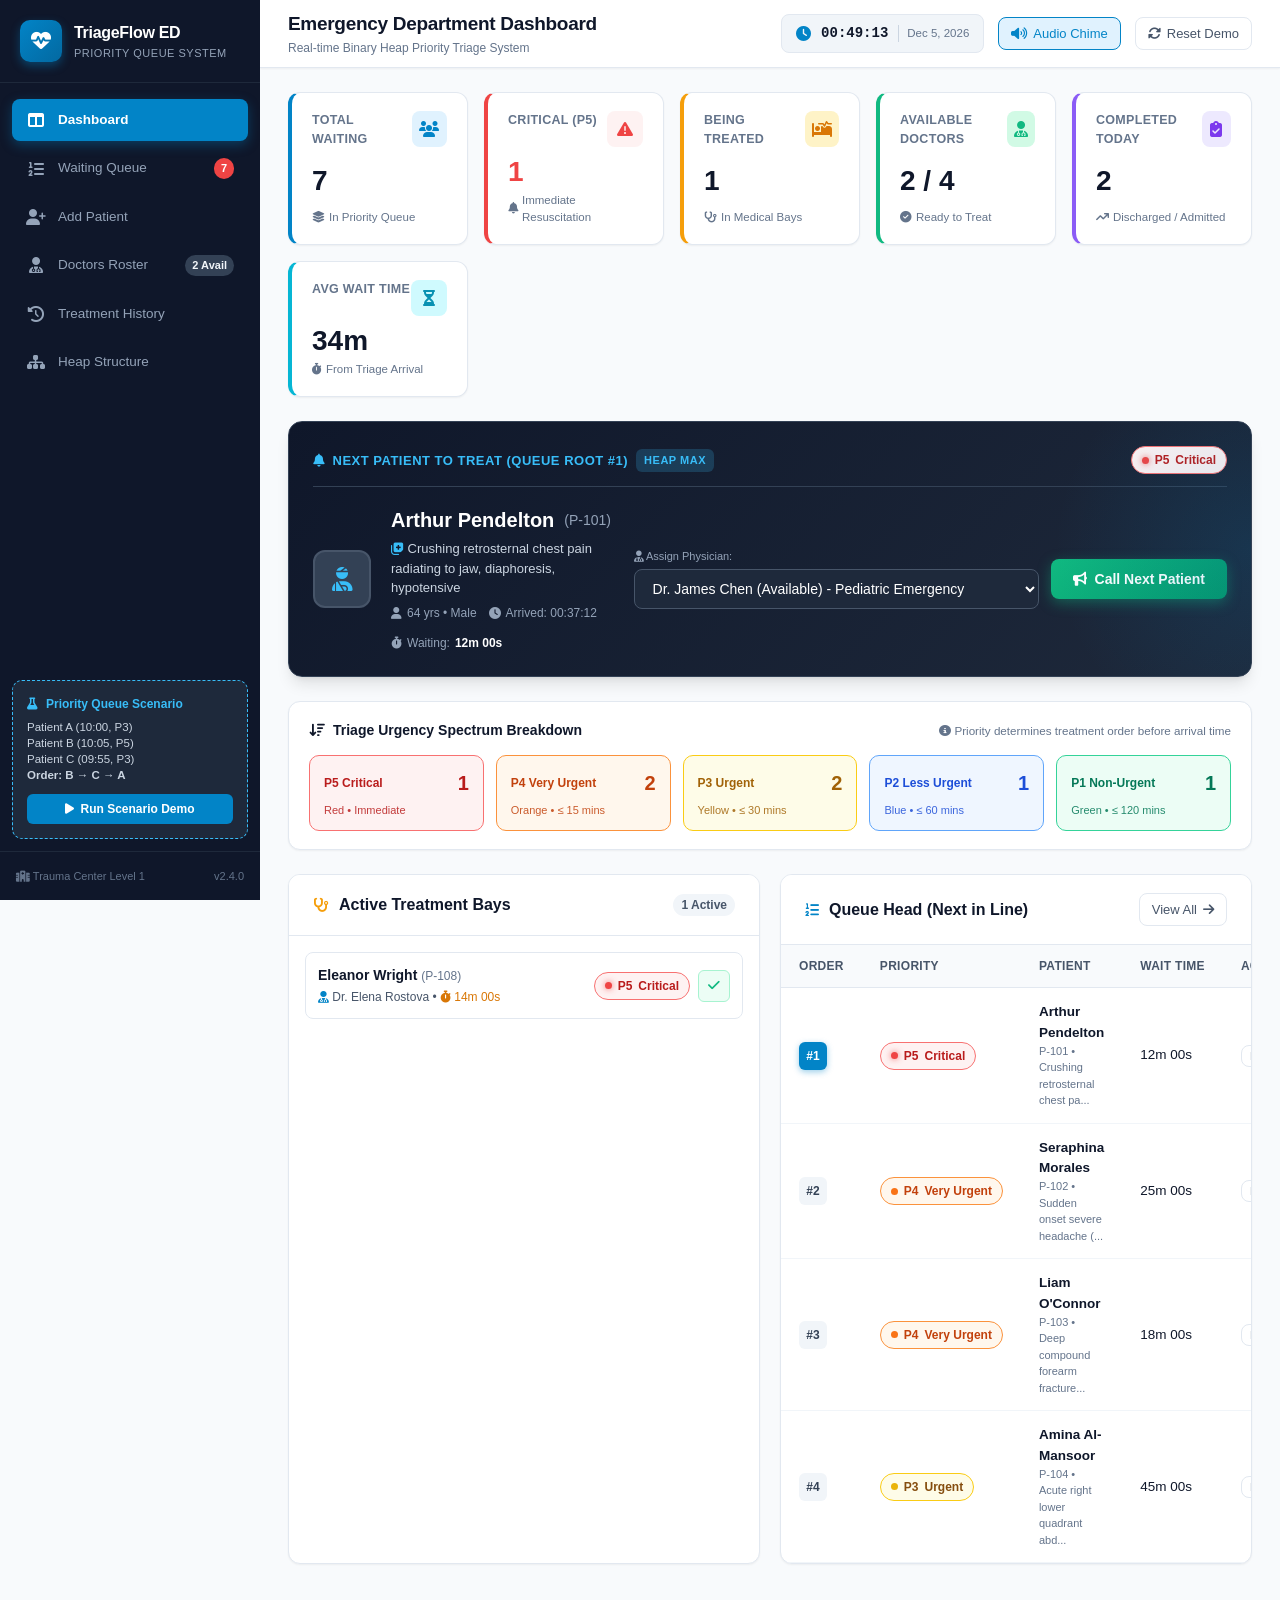
<file: index.html>
<!DOCTYPE html>
<html lang="en">
<head>
  <meta charset="UTF-8">
  <meta name="viewport" content="width=device-width, initial-scale=1.0">
  <title>Emergency Department - Priority Queue Triage System</title>
  
  <!-- FontAwesome 6 for Medical & UI Icons -->
  <link rel="stylesheet" href="https://cdnjs.cloudflare.com/ajax/libs/font-awesome/6.4.0/css/all.min.css">
  
  <!-- Application CSS -->
  <link rel="stylesheet" href="css/style.css">
</head>
<body>
  <div class="app-container">
    
    <!-- Sidebar Navigation -->
    <aside class="app-sidebar" id="appSidebar">
      <div class="sidebar-header">
        <div class="brand-icon-box">
          <i class="fas fa-heartbeat"></i>
        </div>
        <div class="brand-text">
          <h1>TriageFlow ED</h1>
          <span>Priority Queue System</span>
        </div>
      </div>

      <nav class="sidebar-nav">
        <a class="nav-item active" data-tab="dashboard">
          <i class="fas fa-columns"></i>
          <span>Dashboard</span>
        </a>
        <a class="nav-item" data-tab="queue">
          <i class="fas fa-list-ol"></i>
          <span>Waiting Queue</span>
          <span class="nav-badge" id="navQueueBadge">0</span>
        </a>
        <a class="nav-item" data-tab="addPatient">
          <i class="fas fa-user-plus"></i>
          <span>Add Patient</span>
        </a>
        <a class="nav-item" data-tab="doctors">
          <i class="fas fa-user-md"></i>
          <span>Doctors Roster</span>
          <span class="nav-badge" id="navDoctorsBadge">0</span>
        </a>
        <a class="nav-item" data-tab="history">
          <i class="fas fa-history"></i>
          <span>Treatment History</span>
        </a>
        <a class="nav-item" data-tab="heapVisualizer">
          <i class="fas fa-sitemap"></i>
          <span>Heap Structure</span>
        </a>
      </nav>

      <!-- Sidebar Scenario Test Quick Demo -->
      <div class="sidebar-scenario-box">
        <div class="scenario-header">
          <i class="fas fa-flask"></i>
          <span>Priority Queue Scenario</span>
        </div>
        <p class="scenario-text">
          Patient A (10:00, P3)<br>
          Patient B (10:05, P5)<br>
          Patient C (09:55, P3)<br>
          <strong>Order: B &rarr; C &rarr; A</strong>
        </p>
        <button class="btn-scenario-demo" id="btnLoadScenario">
          <i class="fas fa-play"></i> Run Scenario Demo
        </button>
      </div>

      <div class="sidebar-footer">
        <span><i class="fas fa-hospital-alt"></i> Trauma Center Level 1</span>
        <span>v2.4.0</span>
      </div>
    </aside>

    <!-- Main Content Area -->
    <main class="app-main">
      
      <!-- Top App Bar -->
      <header class="top-bar">
        <div class="top-bar-left">
          <button class="mobile-menu-btn" id="mobileMenuBtn" aria-label="Toggle Navigation">
            <i class="fas fa-bars"></i>
          </button>
          <div class="page-title">
            <h2 id="currentPageTitle">Emergency Department Dashboard</h2>
            <p id="currentPageSubtitle">Real-time Binary Heap Priority Triage System</p>
          </div>
        </div>

        <div class="top-bar-right">
          <!-- Live Hospital ED Digital Clock -->
          <div class="clock-display" title="ED Live Synchronized Clock">
            <i class="fas fa-clock clock-icon"></i>
            <span class="clock-time" id="hospitalLiveClock">00:00:00</span>
            <span class="clock-date" id="hospitalLiveDate">Oct 2, 2026</span>
          </div>

          <!-- Sound Mute/Unmute Toggle -->
          <button class="top-action-btn active" id="btnSoundToggle" title="Toggle Hospital Audio Chimes">
            <i class="fas fa-volume-up" id="soundIcon"></i>
            <span>Audio Chime</span>
          </button>

          <!-- Reset Sample Data -->
          <button class="top-action-btn" id="btnResetData" title="Reset all data to default hospital demo state">
            <i class="fas fa-sync-alt"></i>
            <span>Reset Demo</span>
          </button>
        </div>
      </header>

      <!-- Content Body -->
      <div class="content-body">

        <!-- ============================================== -->
        <!-- TAB 1: DASHBOARD -->
        <!-- ============================================== -->
        <div class="tab-pane active" id="pane-dashboard">
          
          <!-- Key Metric Stats Grid -->
          <div class="stats-grid">
            <div class="stat-card card-waiting">
              <div class="stat-header">
                <span class="stat-title">Total Waiting</span>
                <div class="stat-icon"><i class="fas fa-users"></i></div>
              </div>
              <div class="stat-value" id="statWaitingCount">0</div>
              <div class="stat-subtext"><i class="fas fa-layer-group"></i> In Priority Queue</div>
            </div>

            <div class="stat-card card-critical">
              <div class="stat-header">
                <span class="stat-title">Critical (P5)</span>
                <div class="stat-icon"><i class="fas fa-exclamation-triangle"></i></div>
              </div>
              <div class="stat-value" id="statCriticalCount">0</div>
              <div class="stat-subtext"><i class="fas fa-bell"></i> Immediate Resuscitation</div>
            </div>

            <div class="stat-card card-treating">
              <div class="stat-header">
                <span class="stat-title">Being Treated</span>
                <div class="stat-icon"><i class="fas fa-procedures"></i></div>
              </div>
              <div class="stat-value" id="statTreatingCount">0</div>
              <div class="stat-subtext"><i class="fas fa-stethoscope"></i> In Medical Bays</div>
            </div>

            <div class="stat-card card-doctors">
              <div class="stat-header">
                <span class="stat-title">Available Doctors</span>
                <div class="stat-icon"><i class="fas fa-user-md"></i></div>
              </div>
              <div class="stat-value" id="statDoctorsCount">0 / 0</div>
              <div class="stat-subtext"><i class="fas fa-check-circle"></i> Ready to Treat</div>
            </div>

            <div class="stat-card card-completed">
              <div class="stat-header">
                <span class="stat-title">Completed Today</span>
                <div class="stat-icon"><i class="fas fa-clipboard-check"></i></div>
              </div>
              <div class="stat-value" id="statCompletedCount">0</div>
              <div class="stat-subtext"><i class="fas fa-arrow-trend-up"></i> Discharged / Admitted</div>
            </div>

            <div class="stat-card card-time">
              <div class="stat-header">
                <span class="stat-title">Avg Wait Time</span>
                <div class="stat-icon"><i class="fas fa-hourglass-half"></i></div>
              </div>
              <div class="stat-value" id="statAvgWaitTime">0m</div>
              <div class="stat-subtext"><i class="fas fa-stopwatch"></i> From Triage Arrival</div>
            </div>
          </div>

          <!-- Prominent "Next Patient to Treat" Hero Section -->
          <div class="next-patient-hero" id="nextPatientHero">
            <!-- Populated dynamically via JS -->
          </div>

          <!-- Priority Spectrum Distribution Cards -->
          <div class="priority-spectrum-container">
            <div class="spectrum-header">
              <div class="spectrum-title">
                <i class="fas fa-sort-amount-down"></i>
                <span>Triage Urgency Spectrum Breakdown</span>
              </div>
              <small style="color: var(--text-muted);"><i class="fas fa-info-circle"></i> Priority determines treatment order before arrival time</small>
            </div>
            <div class="spectrum-cards-grid">
              <div class="prio-indicator-card prio-card-5">
                <div class="prio-card-top">
                  <span class="prio-card-title">P5 Critical</span>
                  <span class="prio-card-count" id="prioCount5">0</span>
                </div>
                <span class="prio-card-desc">Red &bull; Immediate</span>
              </div>
              <div class="prio-indicator-card prio-card-4">
                <div class="prio-card-top">
                  <span class="prio-card-title">P4 Very Urgent</span>
                  <span class="prio-card-count" id="prioCount4">0</span>
                </div>
                <span class="prio-card-desc">Orange &bull; &le; 15 mins</span>
              </div>
              <div class="prio-indicator-card prio-card-3">
                <div class="prio-card-top">
                  <span class="prio-card-title">P3 Urgent</span>
                  <span class="prio-card-count" id="prioCount3">0</span>
                </div>
                <span class="prio-card-desc">Yellow &bull; &le; 30 mins</span>
              </div>
              <div class="prio-indicator-card prio-card-2">
                <div class="prio-card-top">
                  <span class="prio-card-title">P2 Less Urgent</span>
                  <span class="prio-card-count" id="prioCount2">0</span>
                </div>
                <span class="prio-card-desc">Blue &bull; &le; 60 mins</span>
              </div>
              <div class="prio-indicator-card prio-card-1">
                <div class="prio-card-top">
                  <span class="prio-card-title">P1 Non-Urgent</span>
                  <span class="prio-card-count" id="prioCount1">0</span>
                </div>
                <span class="prio-card-desc">Green &bull; &le; 120 mins</span>
              </div>
            </div>
          </div>

          <!-- Dual Section: Active Treatments & Upcoming Queue Preview -->
          <div style="display: grid; grid-template-columns: repeat(auto-fit, minmax(380px, 1fr)); gap: 20px;">
            
            <!-- Currently Being Treated -->
            <div class="section-card">
              <div class="section-card-header">
                <div class="header-left">
                  <i class="fas fa-stethoscope" style="color: var(--warning);"></i>
                  <h3>Active Treatment Bays</h3>
                </div>
                <span class="header-counter" id="activeBaysCounter">0 Active</span>
              </div>
              <div id="dashboardActiveTreatmentsList" style="padding: 16px;">
                <!-- Populated dynamically -->
              </div>
            </div>

            <!-- Priority Queue Head Preview -->
            <div class="section-card">
              <div class="section-card-header">
                <div class="header-left">
                  <i class="fas fa-list-ol" style="color: var(--primary);"></i>
                  <h3>Queue Head (Next in Line)</h3>
                </div>
                <button class="top-action-btn" onclick="app.switchTab('queue')">
                  <span>View All</span> <i class="fas fa-arrow-right"></i>
                </button>
              </div>
              <div class="table-responsive">
                <table class="data-table">
                  <thead>
                    <tr>
                      <th>Order</th>
                      <th>Priority</th>
                      <th>Patient</th>
                      <th>Wait Time</th>
                      <th>Action</th>
                    </tr>
                  </thead>
                  <tbody id="dashboardQueuePreviewTable">
                    <!-- Populated dynamically -->
                  </tbody>
                </table>
              </div>
            </div>

          </div>

        </div>

        <!-- ============================================== -->
        <!-- TAB 2: WAITING QUEUE -->
        <!-- ============================================== -->
        <div class="tab-pane" id="pane-queue">
          <div class="section-card">
            <div class="section-card-header">
              <div class="header-left">
                <i class="fas fa-list-ol" style="color: var(--primary);"></i>
                <h3>Emergency Department Priority Waiting Queue</h3>
                <span class="header-counter" id="queueTotalCounter">0 Patients</span>
              </div>
              <div class="header-actions">
                <button class="btn-primary" id="btnQueueCallNext">
                  <i class="fas fa-bullhorn"></i> Call Next Patient
                </button>
                <button class="top-action-btn" onclick="app.switchTab('heapVisualizer')">
                  <i class="fas fa-sitemap"></i> View Heap Tree
                </button>
              </div>
            </div>

            <!-- Queue Filter & Search Bar -->
            <div class="presets-bar" style="justify-content: space-between;">
              <div style="display: flex; align-items: center; gap: 10px; flex-wrap: wrap;">
                <span class="presets-label"><i class="fas fa-filter"></i> Filter Priority:</span>
                <button class="btn-preset active" data-filter-prio="all">All</button>
                <button class="btn-preset" data-filter-prio="5">P5 Critical</button>
                <button class="btn-preset" data-filter-prio="4">P4 Very Urgent</button>
                <button class="btn-preset" data-filter-prio="3">P3 Urgent</button>
                <button class="btn-preset" data-filter-prio="2">P2 Less Urgent</button>
                <button class="btn-preset" data-filter-prio="1">P1 Non-Urgent</button>
              </div>
              <div style="display: flex; align-items: center; gap: 10px;">
                <input type="text" id="queueSearchInput" class="form-input" placeholder="Search ID, name, symptoms..." style="width: 240px; padding: 6px 12px;">
              </div>
            </div>

            <!-- Main Queue Table -->
            <div class="table-responsive">
              <table class="data-table" id="waitingQueueTable">
                <thead>
                  <tr>
                    <th style="width: 60px;">Order</th>
                    <th>Patient ID & Name</th>
                    <th>Priority</th>
                    <th>Age / Gender</th>
                    <th>Symptoms / Chief Complaint</th>
                    <th>Arrival Time</th>
                    <th>Wait Duration</th>
                    <th>Assigned Doctor</th>
                    <th style="text-align: right;">Actions</th>
                  </tr>
                </thead>
                <tbody id="waitingQueueTableBody">
                  <!-- Populated dynamically -->
                </tbody>
              </table>
            </div>
          </div>
        </div>

        <!-- ============================================== -->
        <!-- TAB 3: ADD PATIENT -->
        <!-- ============================================== -->
        <div class="tab-pane" id="pane-addPatient">
          <div class="section-card">
            <div class="section-card-header">
              <div class="header-left">
                <i class="fas fa-user-plus" style="color: var(--primary);"></i>
                <h3>Emergency Department Triage &amp; Intake</h3>
              </div>
              <span style="font-size: 12px; color: var(--text-muted);"><i class="fas fa-info-circle"></i> Intake inserts patient into Binary Max-Heap Priority Queue</span>
            </div>

            <!-- Preset Quick-Fill Buttons -->
            <div class="presets-bar">
              <span class="presets-label"><i class="fas fa-magic"></i> Quick Presets:</span>
              <button class="btn-preset" id="presetP5"><i class="fas fa-bolt" style="color:#ef4444;"></i> P5: STEMI Chest Pain</button>
              <button class="btn-preset" id="presetP4"><i class="fas fa-exclamation" style="color:#f97316;"></i> P4: Head Trauma</button>
              <button class="btn-preset" id="presetP3"><i class="fas fa-notes-medical" style="color:#eab308;"></i> P3: Acute Appendicitis</button>
              <button class="btn-preset" id="presetP2"><i class="fas fa-walking" style="color:#3b82f6;"></i> P2: Ankle Fracture</button>
              <button class="btn-preset" id="presetP1"><i class="fas fa-prescription" style="color:#10b981;"></i> P1: Prescription Refill</button>
            </div>

            <!-- Intake Form -->
            <form id="addPatientForm">
              <div class="form-grid">
                
                <div class="form-group">
                  <label class="form-label" for="patientIdInput">
                    Patient ID <span class="required">*</span>
                  </label>
                  <input type="text" id="patientIdInput" class="form-input" required readonly style="background:#f8fafc; font-weight:700;">
                  <span class="error-message" id="errorPatientId"></span>
                </div>

                <div class="form-group">
                  <label class="form-label" for="patientNameInput">
                    Patient Full Name <span class="required">*</span>
                  </label>
                  <input type="text" id="patientNameInput" class="form-input" placeholder="e.g. Eleanor Vance" required>
                  <span class="error-message" id="errorPatientName"></span>
                </div>

                <div class="form-group">
                  <label class="form-label" for="patientAgeInput">
                    Age <span class="required">*</span>
                  </label>
                  <input type="number" id="patientAgeInput" class="form-input" placeholder="e.g. 45" min="0" max="125" required>
                  <span class="error-message" id="errorPatientAge"></span>
                </div>

                <div class="form-group">
                  <label class="form-label" for="patientGenderSelect">
                    Gender <span class="required">*</span>
                  </label>
                  <select id="patientGenderSelect" class="form-select" required>
                    <option value="Female">Female</option>
                    <option value="Male">Male</option>
                    <option value="Other">Other / Non-Binary</option>
                  </select>
                  <span class="error-message" id="errorPatientGender"></span>
                </div>

                <!-- Priority Selection Level -->
                <div class="form-group full-width">
                  <label class="form-label">
                    Emergency Priority Level <span class="required">*</span>
                    <small style="color:var(--text-muted); font-weight:normal;">Higher numerical priority is treated first</small>
                  </label>
                  <div class="priority-selector-grid">
                    <div class="priority-option" data-level="5">
                      <span class="prio-opt-level" style="color:var(--prio-5-red);">5</span>
                      <span class="prio-opt-name" style="color:var(--prio-5-red);">Critical</span>
                      <small style="font-size:10px; color:#94a3b8;">Red &bull; Immediate</small>
                    </div>
                    <div class="priority-option" data-level="4">
                      <span class="prio-opt-level" style="color:var(--prio-4-orange);">4</span>
                      <span class="prio-opt-name" style="color:var(--prio-4-orange);">Very Urgent</span>
                      <small style="font-size:10px; color:#94a3b8;">Orange &bull; 15m</small>
                    </div>
                    <div class="priority-option selected" data-level="3">
                      <span class="prio-opt-level" style="color:var(--prio-3-yellow);">3</span>
                      <span class="prio-opt-name" style="color:var(--prio-3-yellow);">Urgent</span>
                      <small style="font-size:10px; color:#94a3b8;">Yellow &bull; 30m</small>
                    </div>
                    <div class="priority-option" data-level="2">
                      <span class="prio-opt-level" style="color:var(--prio-2-blue);">2</span>
                      <span class="prio-opt-name" style="color:var(--prio-2-blue);">Less Urgent</span>
                      <small style="font-size:10px; color:#94a3b8;">Blue &bull; 60m</small>
                    </div>
                    <div class="priority-option" data-level="1">
                      <span class="prio-opt-level" style="color:var(--prio-1-green);">1</span>
                      <span class="prio-opt-name" style="color:var(--prio-1-green);">Non-Urgent</span>
                      <small style="font-size:10px; color:#94a3b8;">Green &bull; 120m</small>
                    </div>
                  </div>
                  <input type="hidden" id="selectedPriorityInput" value="3">
                  <span class="error-message" id="errorPatientPriority"></span>
                </div>

                <div class="form-group full-width">
                  <label class="form-label" for="patientSymptomsInput">
                    Symptoms / Reason for Visit <span class="required">*</span>
                  </label>
                  <textarea id="patientSymptomsInput" class="form-textarea" placeholder="Describe chief complaint, clinical observation, vitals or trauma details..." required></textarea>
                  <span class="error-message" id="errorPatientSymptoms"></span>
                </div>

                <div class="form-group">
                  <label class="form-label" for="patientArrivalTimeInput">
                    Arrival Time (Default: Now) <span class="required">*</span>
                  </label>
                  <input type="datetime-local" id="patientArrivalTimeInput" class="form-input" required>
                  <small style="font-size:11px; color:var(--text-muted);">Adjustable for testing arrival-time tie breakers</small>
                </div>

                <div class="form-group">
                  <label class="form-label" for="patientDoctorSelect">
                    Optional Assigned Doctor
                  </label>
                  <select id="patientDoctorSelect" class="form-select">
                    <option value="">-- Auto-assign on Call Next --</option>
                  </select>
                </div>

              </div>

              <div class="form-footer">
                <button type="button" class="btn-secondary" id="btnClearForm">Clear Form</button>
                <button type="submit" class="btn-primary" id="btnSubmitPatient">
                  <i class="fas fa-plus-circle"></i> Add Patient to Priority Queue
                </button>
              </div>
            </form>
          </div>
        </div>

        <!-- ============================================== -->
        <!-- TAB 4: DOCTOR MANAGEMENT -->
        <!-- ============================================== -->
        <div class="tab-pane" id="pane-doctors">
          <div class="section-card">
            <div class="section-card-header">
              <div class="header-left">
                <i class="fas fa-user-md" style="color: var(--primary);"></i>
                <h3>Emergency Department Medical Staff Roster</h3>
              </div>
              <div class="header-actions">
                <button class="btn-primary" id="btnOpenAddDoctorModal">
                  <i class="fas fa-plus"></i> Add Doctor
                </button>
              </div>
            </div>

            <!-- Doctors Grid -->
            <div class="doctors-grid" id="doctorsRosterGrid">
              <!-- Populated dynamically via JS -->
            </div>
          </div>
        </div>

        <!-- ============================================== -->
        <!-- TAB 5: TREATMENT HISTORY & SEARCH -->
        <!-- ============================================== -->
        <div class="tab-pane" id="pane-history">
          <div class="section-card">
            <div class="section-card-header">
              <div class="header-left">
                <i class="fas fa-history" style="color: var(--primary);"></i>
                <h3>Patient Directory &amp; Treatment History</h3>
              </div>
              <div class="header-actions">
                <button class="top-action-btn" id="btnExportCSV">
                  <i class="fas fa-file-csv"></i> Export CSV
                </button>
                <button class="top-action-btn" onclick="window.print()">
                  <i class="fas fa-print"></i> Print Report
                </button>
              </div>
            </div>

            <!-- Search, Status, Priority & Doctor Filter -->
            <div class="presets-bar" style="gap: 12px; justify-content: space-between;">
              <div style="display: flex; align-items: center; gap: 10px; flex-wrap: wrap;">
                <input type="text" id="historySearchInput" class="form-input" placeholder="Search by ID, name, symptoms, doctor..." style="width: 260px; padding: 6px 12px;">
                
                <select id="historyFilterStatus" class="form-select" style="width: 150px; padding: 6px 10px;">
                  <option value="all">All Statuses</option>
                  <option value="Waiting">Waiting</option>
                  <option value="Being Treated">Being Treated</option>
                  <option value="Completed">Completed</option>
                </select>

                <select id="historyFilterPriority" class="form-select" style="width: 150px; padding: 6px 10px;">
                  <option value="all">All Priorities</option>
                  <option value="5">P5 Critical</option>
                  <option value="4">P4 Very Urgent</option>
                  <option value="3">P3 Urgent</option>
                  <option value="2">P2 Less Urgent</option>
                  <option value="1">P1 Non-Urgent</option>
                </select>
              </div>

              <div style="font-size: 12px; color: var(--text-muted);" id="historyMatchCount">
                Showing all records
              </div>
            </div>

            <!-- Treatment History Table -->
            <div class="table-responsive">
              <table class="data-table">
                <thead>
                  <tr>
                    <th>Patient ID</th>
                    <th>Name</th>
                    <th>Priority</th>
                    <th>Status</th>
                    <th>Arrival Time</th>
                    <th>Treatment Start</th>
                    <th>Completion Time</th>
                    <th>Physician</th>
                    <th>Wait Duration</th>
                    <th>Actions</th>
                  </tr>
                </thead>
                <tbody id="treatmentHistoryTableBody">
                  <!-- Populated dynamically via JS -->
                </tbody>
              </table>
            </div>
          </div>
        </div>

        <!-- ============================================== -->
        <!-- TAB 6: BINARY HEAP STRUCTURE VISUALIZER -->
        <!-- ============================================== -->
        <div class="tab-pane" id="pane-heapVisualizer">
          <div class="section-card">
            <div class="section-card-header">
              <div class="header-left">
                <i class="fas fa-sitemap" style="color: var(--primary);"></i>
                <h3>Binary Max-Heap Internal Data Structure</h3>
              </div>
              <span class="header-counter" id="heapNodesCount">0 Nodes</span>
            </div>

            <div class="heap-visualizer-container">
              <div class="heap-explanation">
                <strong><i class="fas fa-brain"></i> Algorithmic Invariant:</strong>
                The waiting queue is maintained using a <strong>Binary Max-Heap</strong>.
                Each node at index <code>i</code> satisfies <code>precedence(heap[i]) &ge; precedence(heap[leftChild])</code> and <code>precedence(heap[i]) &ge; precedence(heap[rightChild])</code>.
                Higher emergency priority floats to the root (index 0). In case of identical priorities, earlier arrival time takes precedence.
                This guarantees <strong>O(1)</strong> immediate identification of the next patient and <strong>O(log n)</strong> additions and extractions.
              </div>

              <!-- Array Level-Order Cells -->
              <div class="heap-array-view">
                <div class="heap-array-title">
                  <i class="fas fa-layer-group"></i> Array Level-Order Memory Representation <code>[0 ... n-1]</code>
                </div>
                <div class="heap-array-cells" id="heapArrayCellsContainer">
                  <!-- Populated dynamically -->
                </div>
              </div>

              <!-- Visual Tree Canvas -->
              <div class="heap-tree-canvas-wrapper">
                <canvas id="heapTreeCanvas" width="900" height="380"></canvas>
              </div>
            </div>
          </div>
        </div>

      </div> <!-- /content-body -->

    </main>
  </div> <!-- /app-container -->

  <!-- ============================================== -->
  <!-- MODAL: PATIENT DETAILS & CLINICAL TRIAGE SHEET -->
  <!-- ============================================== -->
  <div class="modal-overlay" id="patientDetailsModal">
    <div class="modal-container modal-lg">
      <div class="modal-header">
        <h3><i class="fas fa-id-card-alt" style="color:var(--primary);"></i> Clinical Patient Profile</h3>
        <button class="modal-close-btn" data-close-modal>&times;</button>
      </div>
      <div class="modal-body" id="patientDetailsBody">
        <!-- Rendered dynamically -->
      </div>
      <div class="modal-footer">
        <button class="btn-secondary" data-close-modal>Close</button>
      </div>
    </div>
  </div>

  <!-- ============================================== -->
  <!-- MODAL: RE-TRIAGE PRIORITY -->
  <!-- ============================================== -->
  <div class="modal-overlay" id="retriageModal">
    <div class="modal-container">
      <div class="modal-header">
        <h3><i class="fas fa-exchange-alt" style="color:var(--warning);"></i> Re-Triage Patient Urgency</h3>
        <button class="modal-close-btn" data-close-modal>&times;</button>
      </div>
      <div class="modal-body">
        <p style="margin-bottom:12px; color:var(--text-secondary); font-size:13px;">
          Adjust emergency priority level for <strong id="retriagePatientName">Patient</strong> (<span id="retriagePatientId">ID</span>).
          The binary heap will dynamically sift the patient up or down in O(log n) time.
        </p>

        <div class="priority-selector-grid" id="retriagePriorityGrid">
          <div class="priority-option" data-level="5">
            <span class="prio-opt-level" style="color:var(--prio-5-red);">5</span>
            <span class="prio-opt-name" style="color:var(--prio-5-red);">Critical</span>
          </div>
          <div class="priority-option" data-level="4">
            <span class="prio-opt-level" style="color:var(--prio-4-orange);">4</span>
            <span class="prio-opt-name" style="color:var(--prio-4-orange);">Very Urgent</span>
          </div>
          <div class="priority-option" data-level="3">
            <span class="prio-opt-level" style="color:var(--prio-3-yellow);">3</span>
            <span class="prio-opt-name" style="color:var(--prio-3-yellow);">Urgent</span>
          </div>
          <div class="priority-option" data-level="2">
            <span class="prio-opt-level" style="color:var(--prio-2-blue);">2</span>
            <span class="prio-opt-name" style="color:var(--prio-2-blue);">Less Urgent</span>
          </div>
          <div class="priority-option" data-level="1">
            <span class="prio-opt-level" style="color:var(--prio-1-green);">1</span>
            <span class="prio-opt-name" style="color:var(--prio-1-green);">Non-Urgent</span>
          </div>
        </div>

        <input type="hidden" id="retriageSelectedLevel" value="3">

        <div class="form-group" style="margin-top:16px;">
          <label class="form-label" for="retriageNotesInput">Clinical Re-Triage Reason</label>
          <input type="text" id="retriageNotesInput" class="form-input" placeholder="e.g. Condition deteriorated, acute onset of chest pain...">
        </div>
      </div>
      <div class="modal-footer">
        <button class="btn-secondary" data-close-modal>Cancel</button>
        <button class="btn-primary" id="btnConfirmRetriage">Update Urgency Level</button>
      </div>
    </div>
  </div>

  <!-- ============================================== -->
  <!-- MODAL: ADD DOCTOR -->
  <!-- ============================================== -->
  <div class="modal-overlay" id="addDoctorModal">
    <div class="modal-container">
      <div class="modal-header">
        <h3><i class="fas fa-user-md" style="color:var(--primary);"></i> Add Emergency Physician</h3>
        <button class="modal-close-btn" data-close-modal>&times;</button>
      </div>
      <form id="addDoctorForm">
        <div class="modal-body">
          <div class="form-group">
            <label class="form-label" for="docNameInput">Doctor Name <span class="required">*</span></label>
            <input type="text" id="docNameInput" class="form-input" placeholder="e.g. Dr. Jordan Cole, MD" required>
          </div>
          <div class="form-group" style="margin-top:12px;">
            <label class="form-label" for="docSpecialtyInput">Specialization / Department <span class="required">*</span></label>
            <input type="text" id="docSpecialtyInput" class="form-input" placeholder="e.g. Emergency Medicine, Trauma Surgery" required>
          </div>
          <div class="form-group" style="margin-top:12px;">
            <label class="form-label" for="docStatusSelect">Initial Status</label>
            <select id="docStatusSelect" class="form-select">
              <option value="Available">Available</option>
              <option value="Busy">Busy</option>
              <option value="Off Duty">Off Duty</option>
            </select>
          </div>
        </div>
        <div class="modal-footer">
          <button type="button" class="btn-secondary" data-close-modal>Cancel</button>
          <button type="submit" class="btn-primary">Add Doctor</button>
        </div>
      </form>
    </div>
  </div>

  <!-- ============================================== -->
  <!-- MODAL: SCENARIO WALKTHROUGH DEMO -->
  <!-- ============================================== -->
  <div class="modal-overlay" id="scenarioModal">
    <div class="modal-container modal-lg">
      <div class="modal-header">
        <h3><i class="fas fa-graduation-cap" style="color:var(--primary);"></i> Priority Queue Scenario Verification</h3>
        <button class="modal-close-btn" data-close-modal>&times;</button>
      </div>
      <div class="modal-body" id="scenarioModalBody">
        <!-- Rendered dynamically -->
      </div>
      <div class="modal-footer">
        <button class="btn-secondary" data-close-modal>Close</button>
        <button class="btn-primary" id="btnApplyScenarioData">
          <i class="fas fa-check"></i> Load Scenario Into Queue
        </button>
      </div>
    </div>
  </div>

  <!-- Toast Notification Container -->
  <div class="toast-container" id="toastContainer"></div>

  <!-- Application Scripts -->
  <script src="js/priorityQueue.js"></script>
  <script src="js/models.js"></script>
  <script src="js/storage.js"></script>
  <script src="js/sound.js"></script>
  <script src="js/app.js"></script>
</body>
</html>
</file>
<file: css/style.css>
/*
 * Hospital Emergency Department Priority Queue System
 * Modern, responsive, clinical-grade medical UI
 */

:root {
  /* Color Palette */
  --bg-main: #f8fafc;
  --bg-surface: #ffffff;
  --bg-surface-alt: #f1f5f9;
  --bg-card: #ffffff;
  --border-color: #e2e8f0;
  --border-focus: #0284c7;

  --text-main: #0f172a;
  --text-secondary: #475569;
  --text-muted: #64748b;
  --text-inverse: #ffffff;

  /* Priority Color Coding */
  --prio-5-red: #ef4444;
  --prio-5-bg: #fef2f2;
  --prio-5-border: #f87171;

  --prio-4-orange: #f97316;
  --prio-4-bg: #fff7ed;
  --prio-4-border: #fb923c;

  --prio-3-yellow: #eab308;
  --prio-3-bg: #fefce8;
  --prio-3-border: #facc15;

  --prio-2-blue: #3b82f6;
  --prio-2-bg: #eff6ff;
  --prio-2-border: #60a5fa;

  --prio-1-green: #10b981;
  --prio-1-bg: #ecfdf5;
  --prio-1-border: #34d399;

  /* Hospital Brand & Accents */
  --primary: #0284c7;
  --primary-hover: #0369a1;
  --primary-light: #e0f2fe;
  --secondary: #475569;
  --success: #10b981;
  --warning: #f59e0b;
  --danger: #ef4444;
  --info: #06b6d4;

  /* Layout dimensions */
  --sidebar-width: 260px;
  --topbar-height: 68px;

  /* Shadows */
  --shadow-sm: 0 1px 2px 0 rgb(0 0 0 / 0.05);
  --shadow-md: 0 4px 6px -1px rgb(0 0 0 / 0.1), 0 2px 4px -2px rgb(0 0 0 / 0.1);
  --shadow-lg: 0 10px 15px -3px rgb(0 0 0 / 0.1), 0 4px 6px -4px rgb(0 0 0 / 0.1);
  --shadow-xl: 0 20px 25px -5px rgb(0 0 0 / 0.1), 0 8px 10px -6px rgb(0 0 0 / 0.1);

  /* Transitions */
  --transition-fast: 0.15s ease;
  --transition-normal: 0.25s ease;
}

/* Reset & Base */
*, *::before, *::after {
  box-sizing: border-box;
  margin: 0;
  padding: 0;
}

body {
  font-family: -apple-system, BlinkMacSystemFont, "Segoe UI", Roboto, Helvetica, Arial, sans-serif;
  background-color: var(--bg-main);
  color: var(--text-main);
  line-height: 1.5;
  font-size: 14px;
  min-height: 100vh;
  overflow-x: hidden;
}

a {
  color: var(--primary);
  text-decoration: none;
}

button {
  font-family: inherit;
  cursor: pointer;
  border: none;
  background: none;
}

input, select, textarea {
  font-family: inherit;
  font-size: 14px;
}

/* App Container */
.app-container {
  display: flex;
  min-height: 100vh;
  width: 100vw;
  overflow-x: hidden;
}

/* Sidebar */
.app-sidebar {
  width: var(--sidebar-width);
  background: #0f172a;
  color: #f8fafc;
  display: flex;
  flex-direction: column;
  position: fixed;
  top: 0;
  bottom: 0;
  left: 0;
  z-index: 100;
  transition: transform var(--transition-normal);
}

.sidebar-header {
  padding: 20px;
  display: flex;
  align-items: center;
  gap: 12px;
  border-bottom: 1px solid #1e293b;
}

.brand-icon-box {
  width: 42px;
  height: 42px;
  border-radius: 10px;
  background: linear-gradient(135deg, #0284c7, #0369a1);
  display: flex;
  align-items: center;
  justify-content: center;
  color: white;
  font-size: 20px;
  box-shadow: 0 4px 10px rgba(2, 132, 199, 0.4);
}

.brand-text h1 {
  font-size: 16px;
  font-weight: 700;
  letter-spacing: -0.3px;
  color: #ffffff;
}

.brand-text span {
  font-size: 11px;
  color: #94a3b8;
  text-transform: uppercase;
  letter-spacing: 0.5px;
  display: block;
}

.sidebar-nav {
  padding: 16px 12px;
  flex: 1;
  display: flex;
  flex-direction: column;
  gap: 6px;
  overflow-y: auto;
}

.nav-item {
  display: flex;
  align-items: center;
  gap: 12px;
  padding: 11px 14px;
  border-radius: 8px;
  color: #94a3b8;
  font-weight: 500;
  font-size: 13.5px;
  transition: all var(--transition-fast);
  text-decoration: none;
  cursor: pointer;
  position: relative;
}

.nav-item:hover {
  background: #1e293b;
  color: #ffffff;
}

.nav-item.active {
  background: #0284c7;
  color: #ffffff;
  font-weight: 600;
  box-shadow: 0 4px 12px rgba(2, 132, 199, 0.35);
}

.nav-item i {
  font-size: 16px;
  width: 20px;
  text-align: center;
}

.nav-badge {
  margin-left: auto;
  padding: 2px 7px;
  border-radius: 12px;
  font-size: 11px;
  font-weight: 700;
  background: #334155;
  color: #f1f5f9;
}

.nav-badge.badge-red {
  background: #ef4444;
  color: #ffffff;
  animation: pulse-glow 2s infinite;
}

.sidebar-scenario-box {
  margin: 12px;
  padding: 14px;
  background: #1e293b;
  border-radius: 10px;
  border: 1px dashed #38bdf8;
}

.scenario-header {
  display: flex;
  align-items: center;
  gap: 8px;
  font-size: 12px;
  font-weight: 600;
  color: #38bdf8;
  margin-bottom: 6px;
}

.scenario-text {
  font-size: 11.5px;
  color: #cbd5e1;
  line-height: 1.4;
  margin-bottom: 10px;
}

.btn-scenario-demo {
  width: 100%;
  padding: 8px;
  border-radius: 6px;
  background: #0284c7;
  color: white;
  font-weight: 600;
  font-size: 12px;
  display: flex;
  align-items: center;
  justify-content: center;
  gap: 6px;
  transition: background var(--transition-fast);
}

.btn-scenario-demo:hover {
  background: #0369a1;
}

.sidebar-footer {
  padding: 16px;
  border-top: 1px solid #1e293b;
  font-size: 11px;
  color: #64748b;
  display: flex;
  align-items: center;
  justify-content: space-between;
}

/* Main Content Area */
.app-main {
  flex: 1;
  margin-left: var(--sidebar-width);
  display: flex;
  flex-direction: column;
  min-height: 100vh;
  min-width: 0;
}

/* Top App Bar */
.top-bar {
  height: var(--topbar-height);
  background: var(--bg-surface);
  border-bottom: 1px solid var(--border-color);
  display: flex;
  align-items: center;
  justify-content: space-between;
  padding: 0 28px;
  position: sticky;
  top: 0;
  z-index: 90;
  box-shadow: var(--shadow-sm);
}

.top-bar-left {
  display: flex;
  align-items: center;
  gap: 16px;
}

.mobile-menu-btn {
  display: none;
  font-size: 20px;
  color: var(--text-secondary);
}

.page-title h2 {
  font-size: 19px;
  font-weight: 700;
  color: var(--text-main);
  letter-spacing: -0.3px;
}

.page-title p {
  font-size: 12px;
  color: var(--text-muted);
}

.top-bar-right {
  display: flex;
  align-items: center;
  gap: 14px;
}

/* Live Hospital Digital Clock */
.clock-display {
  display: flex;
  align-items: center;
  gap: 10px;
  padding: 8px 14px;
  background: #f1f5f9;
  border-radius: 8px;
  border: 1px solid #e2e8f0;
}

.clock-icon {
  color: #0284c7;
  font-size: 15px;
}

.clock-time {
  font-family: ui-monospace, SFMono-Regular, Menlo, Monaco, Consolas, monospace;
  font-size: 14px;
  font-weight: 700;
  color: #0f172a;
}

.clock-date {
  font-size: 11.5px;
  color: #64748b;
  border-left: 1px solid #cbd5e1;
  padding-left: 8px;
}

.top-action-btn {
  padding: 8px 12px;
  border-radius: 8px;
  font-size: 13px;
  font-weight: 500;
  display: inline-flex;
  align-items: center;
  gap: 6px;
  background: #ffffff;
  color: var(--text-secondary);
  border: 1px solid var(--border-color);
  transition: all var(--transition-fast);
}

.top-action-btn:hover {
  background: #f8fafc;
  color: var(--text-main);
  border-color: #cbd5e1;
}

.top-action-btn.active {
  color: var(--primary);
  border-color: var(--primary);
  background: var(--primary-light);
}

/* Content Body */
.content-body {
  padding: 24px 28px;
  flex: 1;
}

.tab-pane {
  display: none;
  animation: fadeIn 0.2s ease-in-out;
}

.tab-pane.active {
  display: block;
}

@keyframes fadeIn {
  from { opacity: 0; transform: translateY(4px); }
  to { opacity: 1; transform: translateY(0); }
}

/* Stat Cards Grid */
.stats-grid {
  display: grid;
  grid-template-columns: repeat(auto-fit, minmax(180px, 1fr));
  gap: 16px;
  margin-bottom: 24px;
}

.stat-card {
  background: var(--bg-card);
  border-radius: 12px;
  padding: 18px 20px;
  border: 1px solid var(--border-color);
  box-shadow: var(--shadow-sm);
  display: flex;
  flex-direction: column;
  justify-content: space-between;
  position: relative;
  overflow: hidden;
  transition: transform var(--transition-fast), box-shadow var(--transition-fast);
}

.stat-card:hover {
  transform: translateY(-2px);
  box-shadow: var(--shadow-md);
}

.stat-header {
  display: flex;
  justify-content: space-between;
  align-items: flex-start;
  margin-bottom: 10px;
}

.stat-title {
  font-size: 12.5px;
  font-weight: 600;
  color: var(--text-muted);
  text-transform: uppercase;
  letter-spacing: 0.3px;
}

.stat-icon {
  width: 36px;
  height: 36px;
  border-radius: 8px;
  display: flex;
  align-items: center;
  justify-content: center;
  font-size: 16px;
}

.stat-value {
  font-size: 28px;
  font-weight: 700;
  color: var(--text-main);
  line-height: 1.1;
  margin-bottom: 4px;
}

.stat-subtext {
  font-size: 11.5px;
  color: var(--text-muted);
  display: flex;
  align-items: center;
  gap: 4px;
}

/* Card Variations */
.stat-card.card-critical {
  border-left: 4px solid var(--prio-5-red);
}
.stat-card.card-critical .stat-icon {
  background: var(--prio-5-bg);
  color: var(--prio-5-red);
}
.stat-card.card-critical .stat-value {
  color: var(--prio-5-red);
}

.stat-card.card-waiting {
  border-left: 4px solid var(--primary);
}
.stat-card.card-waiting .stat-icon {
  background: var(--primary-light);
  color: var(--primary);
}

.stat-card.card-treating {
  border-left: 4px solid var(--warning);
}
.stat-card.card-treating .stat-icon {
  background: #fef3c7;
  color: #d97706;
}

.stat-card.card-doctors {
  border-left: 4px solid var(--success);
}
.stat-card.card-doctors .stat-icon {
  background: #d1fae5;
  color: var(--success);
}

.stat-card.card-completed {
  border-left: 4px solid #8b5cf6;
}
.stat-card.card-completed .stat-icon {
  background: #ede9fe;
  color: #7c3aed;
}

.stat-card.card-time {
  border-left: 4px solid #06b6d4;
}
.stat-card.card-time .stat-icon {
  background: #cffafe;
  color: #0891b2;
}

/* Prominent Next Patient Banner */
.next-patient-hero {
  background: linear-gradient(135deg, #0f172a 0%, #1e293b 100%);
  border-radius: 14px;
  padding: 24px;
  color: white;
  margin-bottom: 24px;
  box-shadow: var(--shadow-lg);
  border: 1px solid #334155;
  position: relative;
  overflow: hidden;
}

.next-patient-hero::after {
  content: "";
  position: absolute;
  top: 0;
  right: 0;
  width: 250px;
  height: 100%;
  background: radial-gradient(circle at right, rgba(2, 132, 199, 0.15), transparent 70%);
  pointer-events: none;
}

.hero-header {
  display: flex;
  align-items: center;
  justify-content: space-between;
  margin-bottom: 18px;
  border-bottom: 1px solid #334155;
  padding-bottom: 12px;
}

.hero-label {
  display: flex;
  align-items: center;
  gap: 8px;
  font-size: 13px;
  font-weight: 700;
  letter-spacing: 0.5px;
  color: #38bdf8;
  text-transform: uppercase;
}

.hero-badge-live {
  background: rgba(56, 189, 248, 0.2);
  color: #38bdf8;
  padding: 3px 8px;
  border-radius: 6px;
  font-size: 11px;
}

.hero-content {
  display: flex;
  flex-wrap: wrap;
  align-items: center;
  justify-content: space-between;
  gap: 20px;
}

.hero-patient-info {
  display: flex;
  align-items: center;
  gap: 20px;
  flex: 1;
  min-width: 280px;
}

.hero-avatar {
  width: 58px;
  height: 58px;
  border-radius: 12px;
  background: #334155;
  display: flex;
  align-items: center;
  justify-content: center;
  font-size: 24px;
  color: #38bdf8;
  flex-shrink: 0;
  border: 2px solid #475569;
}

.hero-details h3 {
  font-size: 20px;
  font-weight: 700;
  color: white;
  display: flex;
  align-items: center;
  gap: 10px;
  margin-bottom: 4px;
}

.hero-details p {
  color: #cbd5e1;
  font-size: 13px;
  margin-bottom: 6px;
}

.hero-meta-tags {
  display: flex;
  flex-wrap: wrap;
  align-items: center;
  gap: 12px;
  font-size: 12px;
  color: #94a3b8;
}

.hero-meta-tags span {
  display: flex;
  align-items: center;
  gap: 5px;
}

.hero-actions {
  display: flex;
  align-items: center;
  gap: 12px;
  flex-wrap: wrap;
}

.doctor-select-wrapper {
  display: flex;
  flex-direction: column;
  gap: 4px;
}

.doctor-select-wrapper label {
  font-size: 11px;
  color: #94a3b8;
}

.hero-doctor-select {
  padding: 10px 14px;
  background: #1e293b;
  border: 1px solid #475569;
  border-radius: 8px;
  color: white;
  min-width: 200px;
}

.btn-call-next {
  padding: 12px 22px;
  border-radius: 8px;
  background: linear-gradient(135deg, #10b981, #059669);
  color: white;
  font-size: 14px;
  font-weight: 700;
  display: inline-flex;
  align-items: center;
  gap: 8px;
  box-shadow: 0 4px 14px rgba(16, 185, 129, 0.4);
  transition: all var(--transition-fast);
}

.btn-call-next:hover {
  background: linear-gradient(135deg, #059669, #047857);
  transform: translateY(-1px);
  box-shadow: 0 6px 18px rgba(16, 185, 129, 0.5);
}

.btn-call-next:disabled {
  opacity: 0.5;
  cursor: not-allowed;
  transform: none;
}

/* Empty Next Patient Hero */
.hero-empty {
  text-align: center;
  padding: 24px;
  width: 100%;
}
.hero-empty i {
  font-size: 36px;
  color: #64748b;
  margin-bottom: 8px;
}
.hero-empty p {
  color: #94a3b8;
  font-size: 14px;
}

/* Priority Visual Spectrum Bar */
.priority-spectrum-container {
  background: var(--bg-card);
  border: 1px solid var(--border-color);
  border-radius: 12px;
  padding: 18px 20px;
  margin-bottom: 24px;
  box-shadow: var(--shadow-sm);
}

.spectrum-header {
  display: flex;
  align-items: center;
  justify-content: space-between;
  margin-bottom: 14px;
}

.spectrum-title {
  font-size: 14px;
  font-weight: 700;
  color: var(--text-main);
  display: flex;
  align-items: center;
  gap: 8px;
}

.spectrum-cards-grid {
  display: grid;
  grid-template-columns: repeat(auto-fit, minmax(140px, 1fr));
  gap: 12px;
}

.prio-indicator-card {
  padding: 12px 14px;
  border-radius: 10px;
  border: 1px solid transparent;
  display: flex;
  flex-direction: column;
  gap: 4px;
  transition: transform var(--transition-fast);
}

.prio-indicator-card:hover {
  transform: translateY(-2px);
}

.prio-card-top {
  display: flex;
  align-items: center;
  justify-content: space-between;
}

.prio-card-title {
  font-size: 12px;
  font-weight: 700;
}

.prio-card-count {
  font-size: 20px;
  font-weight: 800;
}

.prio-card-desc {
  font-size: 11px;
  opacity: 0.85;
}

/* Color Mappings for Spectrum Cards */
.prio-card-5 {
  background: var(--prio-5-bg);
  border-color: var(--prio-5-border);
  color: #b91c1c;
}
.prio-card-4 {
  background: var(--prio-4-bg);
  border-color: var(--prio-4-border);
  color: #c2410c;
}
.prio-card-3 {
  background: var(--prio-3-bg);
  border-color: var(--prio-3-border);
  color: #a16207;
}
.prio-card-2 {
  background: var(--prio-2-bg);
  border-color: var(--prio-2-border);
  color: #1d4ed8;
}
.prio-card-1 {
  background: var(--prio-1-bg);
  border-color: var(--prio-1-border);
  color: #047857;
}

/* Priority Pills / Badges */
.priority-pill {
  display: inline-flex;
  align-items: center;
  gap: 6px;
  padding: 4px 10px;
  border-radius: 20px;
  font-size: 12px;
  font-weight: 700;
  white-space: nowrap;
  border: 1px solid transparent;
}

.priority-dot {
  width: 7px;
  height: 7px;
  border-radius: 50%;
  display: inline-block;
}

.badge-critical {
  background: var(--prio-5-bg);
  color: #b91c1c;
  border-color: var(--prio-5-border);
}
.badge-critical .priority-dot {
  background: var(--prio-5-red);
  box-shadow: 0 0 6px rgba(239, 68, 68, 0.8);
  animation: pulse-glow 1.5s infinite;
}

.badge-very-urgent {
  background: var(--prio-4-bg);
  color: #c2410c;
  border-color: var(--prio-4-border);
}
.badge-very-urgent .priority-dot {
  background: var(--prio-4-orange);
}

.badge-urgent {
  background: var(--prio-3-bg);
  color: #854d0e;
  border-color: var(--prio-3-border);
}
.badge-urgent .priority-dot {
  background: var(--prio-3-yellow);
}

.badge-less-urgent {
  background: var(--prio-2-bg);
  color: #1d4ed8;
  border-color: var(--prio-2-border);
}
.badge-less-urgent .priority-dot {
  background: var(--prio-2-blue);
}

.badge-non-urgent {
  background: var(--prio-1-bg);
  color: #047857;
  border-color: var(--prio-1-border);
}
.badge-non-urgent .priority-dot {
  background: var(--prio-1-green);
}

@keyframes pulse-glow {
  0% { transform: scale(1); opacity: 1; }
  50% { transform: scale(1.3); opacity: 0.7; }
  100% { transform: scale(1); opacity: 1; }
}

/* Status Badges */
.status-badge {
  display: inline-flex;
  align-items: center;
  gap: 5px;
  padding: 4px 10px;
  border-radius: 6px;
  font-size: 12px;
  font-weight: 600;
  white-space: nowrap;
}

.status-waiting {
  background: #f1f5f9;
  color: #475569;
  border: 1px solid #cbd5e1;
}

.status-treating {
  background: #fef3c7;
  color: #b45309;
  border: 1px solid #fde68a;
  animation: pulse-border 2s infinite;
}

.status-completed {
  background: #ecfdf5;
  color: #047857;
  border: 1px solid #a7f3d0;
}

/* Doctor Badges */
.doctor-badge {
  display: inline-flex;
  align-items: center;
  gap: 5px;
  padding: 4px 10px;
  border-radius: 6px;
  font-size: 11.5px;
  font-weight: 600;
}

.doc-status-available {
  background: #ecfdf5;
  color: #047857;
  border: 1px solid #a7f3d0;
}

.doc-status-busy {
  background: #fff7ed;
  color: #c2410c;
  border: 1px solid #fed7aa;
}

.doc-status-off {
  background: #f1f5f9;
  color: #64748b;
  border: 1px solid #e2e8f0;
}

/* Section Header & Card Wrappers */
.section-card {
  background: var(--bg-card);
  border-radius: 12px;
  border: 1px solid var(--border-color);
  box-shadow: var(--shadow-sm);
  margin-bottom: 24px;
  overflow: hidden;
}

.section-card-header {
  padding: 18px 24px;
  border-bottom: 1px solid var(--border-color);
  display: flex;
  align-items: center;
  justify-content: space-between;
  flex-wrap: wrap;
  gap: 12px;
  background: #ffffff;
}

.header-left {
  display: flex;
  align-items: center;
  gap: 10px;
}

.header-left h3 {
  font-size: 16px;
  font-weight: 700;
  color: var(--text-main);
}

.header-counter {
  font-size: 12px;
  font-weight: 700;
  padding: 2px 8px;
  background: #f1f5f9;
  color: #475569;
  border-radius: 12px;
}

.header-actions {
  display: flex;
  align-items: center;
  gap: 10px;
}

/* Data Tables */
.table-responsive {
  width: 100%;
  overflow-x: auto;
}

.data-table {
  width: 100%;
  border-collapse: collapse;
  text-align: left;
}

.data-table th {
  background: #f8fafc;
  padding: 12px 18px;
  font-size: 12px;
  font-weight: 700;
  color: var(--text-secondary);
  text-transform: uppercase;
  letter-spacing: 0.3px;
  border-bottom: 1px solid var(--border-color);
  white-space: nowrap;
}

.data-table td {
  padding: 14px 18px;
  border-bottom: 1px solid #f1f5f9;
  font-size: 13.5px;
  vertical-align: middle;
}

.data-table tbody tr {
  transition: background var(--transition-fast);
}

.data-table tbody tr:hover {
  background: #f8fafc;
}

.data-table tr.row-critical {
  background: rgba(254, 242, 242, 0.6);
}
.data-table tr.row-critical:hover {
  background: #fee2e2;
}

/* Queue Position Indicator in Table */
.queue-rank {
  display: inline-flex;
  align-items: center;
  justify-content: center;
  width: 28px;
  height: 28px;
  border-radius: 6px;
  background: #f1f5f9;
  font-weight: 700;
  font-size: 12px;
  color: #334155;
}

.queue-rank.rank-1 {
  background: #0284c7;
  color: white;
  box-shadow: 0 2px 6px rgba(2, 132, 199, 0.4);
}

/* Action Button Group */
.table-actions {
  display: flex;
  align-items: center;
  gap: 6px;
}

.btn-icon {
  width: 32px;
  height: 32px;
  border-radius: 6px;
  display: inline-flex;
  align-items: center;
  justify-content: center;
  border: 1px solid var(--border-color);
  color: var(--text-secondary);
  background: #ffffff;
  transition: all var(--transition-fast);
}

.btn-icon:hover {
  background: #f1f5f9;
  color: var(--text-main);
  border-color: #cbd5e1;
}

.btn-icon.btn-treat {
  color: #10b981;
  border-color: #a7f3d0;
  background: #ecfdf5;
}
.btn-icon.btn-treat:hover {
  background: #10b981;
  color: white;
}

.btn-icon.btn-retriage {
  color: #f59e0b;
  border-color: #fde68a;
  background: #fefce8;
}
.btn-icon.btn-retriage:hover {
  background: #f59e0b;
  color: white;
}

/* Forms */
.form-grid {
  display: grid;
  grid-template-columns: repeat(2, 1fr);
  gap: 20px;
  padding: 24px;
}

.form-group {
  display: flex;
  flex-direction: column;
  gap: 6px;
}

.form-group.full-width {
  grid-column: span 2;
}

.form-label {
  font-size: 13px;
  font-weight: 600;
  color: var(--text-main);
  display: flex;
  align-items: center;
  justify-content: space-between;
}

.form-label .required {
  color: var(--danger);
  margin-left: 2px;
}

.form-input, .form-select, .form-textarea {
  width: 100%;
  padding: 10px 14px;
  border: 1px solid var(--border-color);
  border-radius: 8px;
  background: #ffffff;
  color: var(--text-main);
  transition: border-color var(--transition-fast), box-shadow var(--transition-fast);
}

.form-input:focus, .form-select:focus, .form-textarea:focus {
  outline: none;
  border-color: var(--primary);
  box-shadow: 0 0 0 3px rgba(2, 132, 199, 0.15);
}

.form-textarea {
  resize: vertical;
  min-height: 85px;
}

.input-error {
  border-color: var(--danger) !important;
  background-color: #fff5f5;
}

.error-message {
  font-size: 11.5px;
  color: var(--danger);
  margin-top: 2px;
  display: none;
}

.error-message.visible {
  display: block;
}

/* Priority Selector in Form */
.priority-selector-grid {
  display: grid;
  grid-template-columns: repeat(5, 1fr);
  gap: 10px;
  margin-top: 4px;
}

.priority-option {
  border: 2px solid var(--border-color);
  border-radius: 10px;
  padding: 12px 8px;
  text-align: center;
  cursor: pointer;
  transition: all var(--transition-fast);
  background: #ffffff;
  display: flex;
  flex-direction: column;
  align-items: center;
  gap: 4px;
}

.priority-option:hover {
  transform: translateY(-2px);
  border-color: #94a3b8;
}

.priority-option.selected {
  border-width: 2px;
  box-shadow: 0 4px 10px rgba(0, 0, 0, 0.1);
}

.priority-option[data-level="5"].selected {
  border-color: var(--prio-5-red);
  background: var(--prio-5-bg);
}
.priority-option[data-level="4"].selected {
  border-color: var(--prio-4-orange);
  background: var(--prio-4-bg);
}
.priority-option[data-level="3"].selected {
  border-color: var(--prio-3-yellow);
  background: var(--prio-3-bg);
}
.priority-option[data-level="2"].selected {
  border-color: var(--prio-2-blue);
  background: var(--prio-2-bg);
}
.priority-option[data-level="1"].selected {
  border-color: var(--prio-1-green);
  background: var(--prio-1-bg);
}

.prio-opt-level {
  font-size: 18px;
  font-weight: 800;
}
.prio-opt-name {
  font-size: 11.5px;
  font-weight: 600;
}

/* Preset Buttons Bar */
.presets-bar {
  padding: 14px 24px;
  background: #f8fafc;
  border-bottom: 1px solid var(--border-color);
  display: flex;
  align-items: center;
  flex-wrap: wrap;
  gap: 8px;
}

.presets-label {
  font-size: 12px;
  font-weight: 600;
  color: var(--text-muted);
}

.btn-preset {
  padding: 5px 10px;
  border-radius: 6px;
  font-size: 11.5px;
  font-weight: 600;
  background: #ffffff;
  border: 1px solid var(--border-color);
  color: var(--text-secondary);
  transition: all var(--transition-fast);
}

.btn-preset:hover {
  background: #f1f5f9;
  color: var(--text-main);
  border-color: #cbd5e1;
}

/* Form Actions */
.form-footer {
  padding: 16px 24px;
  background: #f8fafc;
  border-top: 1px solid var(--border-color);
  display: flex;
  justify-content: flex-end;
  gap: 12px;
}

.btn-primary {
  padding: 10px 20px;
  border-radius: 8px;
  background: var(--primary);
  color: white;
  font-size: 13.5px;
  font-weight: 600;
  display: inline-flex;
  align-items: center;
  gap: 8px;
  transition: background var(--transition-fast);
}

.btn-primary:hover {
  background: var(--primary-hover);
}

.btn-secondary {
  padding: 10px 18px;
  border-radius: 8px;
  background: #ffffff;
  color: var(--text-secondary);
  border: 1px solid var(--border-color);
  font-size: 13.5px;
  font-weight: 600;
  transition: all var(--transition-fast);
}

.btn-secondary:hover {
  background: #f8fafc;
  color: var(--text-main);
  border-color: #cbd5e1;
}

/* Doctors Grid */
.doctors-grid {
  display: grid;
  grid-template-columns: repeat(auto-fill, minmax(280px, 1fr));
  gap: 20px;
  padding: 24px;
}

.doctor-card {
  background: var(--bg-card);
  border-radius: 12px;
  border: 1px solid var(--border-color);
  padding: 20px;
  box-shadow: var(--shadow-sm);
  display: flex;
  flex-direction: column;
  gap: 14px;
  transition: transform var(--transition-fast), box-shadow var(--transition-fast);
}

.doctor-card:hover {
  transform: translateY(-2px);
  box-shadow: var(--shadow-md);
}

.doctor-card-top {
  display: flex;
  align-items: center;
  justify-content: space-between;
}

.doctor-profile {
  display: flex;
  align-items: center;
  gap: 12px;
}

.doctor-avatar-circle {
  width: 44px;
  height: 44px;
  border-radius: 50%;
  background: #e0f2fe;
  color: #0369a1;
  display: flex;
  align-items: center;
  justify-content: center;
  font-weight: 700;
  font-size: 15px;
  border: 2px solid #bae6fd;
}

.doctor-meta h4 {
  font-size: 15px;
  font-weight: 700;
  color: var(--text-main);
}

.doctor-meta span {
  font-size: 12px;
  color: var(--text-muted);
}

.doctor-current-patient {
  background: #f8fafc;
  border-radius: 8px;
  padding: 12px;
  border: 1px dashed #cbd5e1;
}

.current-pt-header {
  font-size: 11px;
  font-weight: 700;
  color: var(--text-muted);
  text-transform: uppercase;
  margin-bottom: 6px;
  display: flex;
  justify-content: space-between;
  align-items: center;
}

.current-pt-body {
  display: flex;
  align-items: center;
  justify-content: space-between;
}

.pt-name-id h5 {
  font-size: 13.5px;
  font-weight: 600;
  color: var(--text-main);
}

.pt-name-id span {
  font-size: 11.5px;
  color: var(--text-muted);
}

.doctor-card-actions {
  display: flex;
  gap: 8px;
  margin-top: auto;
}

.btn-complete-treatment {
  flex: 1;
  padding: 8px 12px;
  border-radius: 6px;
  background: #10b981;
  color: white;
  font-size: 12.5px;
  font-weight: 600;
  display: inline-flex;
  align-items: center;
  justify-content: center;
  gap: 6px;
  transition: background var(--transition-fast);
}

.btn-complete-treatment:hover {
  background: #059669;
}

.status-dropdown {
  padding: 8px 10px;
  border-radius: 6px;
  border: 1px solid var(--border-color);
  font-size: 12px;
  background: #ffffff;
  color: var(--text-main);
}

/* Binary Heap Visualizer */
.heap-visualizer-container {
  padding: 24px;
}

.heap-explanation {
  background: #f0f9ff;
  border: 1px solid #bae6fd;
  border-radius: 10px;
  padding: 16px 20px;
  margin-bottom: 24px;
  font-size: 13px;
  color: #0369a1;
  line-height: 1.5;
}

.heap-explanation strong {
  color: #0c4a6e;
}

.heap-array-view {
  margin-bottom: 24px;
}

.heap-array-title {
  font-size: 13px;
  font-weight: 700;
  margin-bottom: 8px;
  color: var(--text-secondary);
}

.heap-array-cells {
  display: flex;
  gap: 8px;
  overflow-x: auto;
  padding-bottom: 8px;
}

.heap-cell {
  min-width: 80px;
  border-radius: 8px;
  border: 1px solid var(--border-color);
  background: white;
  padding: 8px;
  text-align: center;
  box-shadow: var(--shadow-sm);
}

.cell-index {
  font-size: 10px;
  color: var(--text-muted);
  font-family: monospace;
}

.cell-id {
  font-size: 12px;
  font-weight: 700;
  margin: 2px 0;
}

.cell-prio {
  font-size: 10.5px;
  font-weight: 600;
}

.heap-tree-canvas-wrapper {
  background: white;
  border-radius: 12px;
  border: 1px solid var(--border-color);
  padding: 20px;
  min-height: 320px;
  display: flex;
  align-items: center;
  justify-content: center;
  overflow-x: auto;
}

#heapTreeCanvas {
  max-width: 100%;
}

/* Modals */
.modal-overlay {
  position: fixed;
  top: 0;
  left: 0;
  right: 0;
  bottom: 0;
  background: rgba(15, 23, 42, 0.6);
  backdrop-filter: blur(4px);
  z-index: 1000;
  display: none;
  align-items: center;
  justify-content: center;
  padding: 20px;
}

.modal-overlay.active {
  display: flex;
  animation: modalFadeIn 0.2s ease-out;
}

@keyframes modalFadeIn {
  from { opacity: 0; transform: scale(0.96); }
  to { opacity: 1; transform: scale(1); }
}

.modal-container {
  background: white;
  border-radius: 14px;
  width: 100%;
  max-width: 600px;
  max-height: 90vh;
  display: flex;
  flex-direction: column;
  box-shadow: var(--shadow-xl);
  overflow: hidden;
}

.modal-container.modal-lg {
  max-width: 800px;
}

.modal-header {
  padding: 18px 24px;
  border-bottom: 1px solid var(--border-color);
  display: flex;
  align-items: center;
  justify-content: space-between;
}

.modal-header h3 {
  font-size: 17px;
  font-weight: 700;
  color: var(--text-main);
}

.modal-close-btn {
  font-size: 18px;
  color: var(--text-muted);
  width: 32px;
  height: 32px;
  border-radius: 6px;
  display: flex;
  align-items: center;
  justify-content: center;
  transition: all var(--transition-fast);
}

.modal-close-btn:hover {
  background: #f1f5f9;
  color: var(--text-main);
}

.modal-body {
  padding: 24px;
  overflow-y: auto;
}

.modal-footer {
  padding: 16px 24px;
  border-top: 1px solid var(--border-color);
  display: flex;
  justify-content: flex-end;
  gap: 10px;
  background: #f8fafc;
}

/* Patient Details Modal Styling */
.patient-profile-header {
  display: flex;
  align-items: center;
  justify-content: space-between;
  margin-bottom: 20px;
  padding-bottom: 16px;
  border-bottom: 1px solid var(--border-color);
}

.profile-main h2 {
  font-size: 20px;
  font-weight: 700;
  color: var(--text-main);
  margin-bottom: 4px;
}

.profile-main p {
  color: var(--text-muted);
  font-size: 13px;
}

.vitals-grid {
  display: grid;
  grid-template-columns: repeat(4, 1fr);
  gap: 12px;
  margin: 18px 0;
}

.vital-box {
  background: #f8fafc;
  border-radius: 8px;
  padding: 12px;
  border: 1px solid var(--border-color);
  text-align: center;
}

.vital-label {
  font-size: 11px;
  color: var(--text-muted);
  font-weight: 600;
  text-transform: uppercase;
  margin-bottom: 4px;
}

.vital-val {
  font-size: 16px;
  font-weight: 700;
  color: var(--text-main);
}

.timeline-list {
  position: relative;
  padding-left: 24px;
  margin-top: 16px;
}

.timeline-list::before {
  content: "";
  position: absolute;
  left: 7px;
  top: 6px;
  bottom: 6px;
  width: 2px;
  background: #e2e8f0;
}

.timeline-item {
  position: relative;
  margin-bottom: 16px;
}

.timeline-dot {
  position: absolute;
  left: -24px;
  top: 4px;
  width: 14px;
  height: 14px;
  border-radius: 50%;
  background: white;
  border: 3px solid var(--primary);
}

.timeline-time {
  font-size: 11px;
  color: var(--text-muted);
  font-family: monospace;
}

.timeline-title {
  font-size: 13px;
  font-weight: 600;
  color: var(--text-main);
}

/* Toast Notifications Container */
.toast-container {
  position: fixed;
  bottom: 24px;
  right: 24px;
  z-index: 2000;
  display: flex;
  flex-direction: column;
  gap: 10px;
  pointer-events: none;
}

.toast {
  pointer-events: auto;
  background: white;
  border-radius: 10px;
  padding: 14px 18px;
  box-shadow: var(--shadow-xl);
  border: 1px solid var(--border-color);
  display: flex;
  align-items: center;
  gap: 12px;
  min-width: 320px;
  max-width: 420px;
  animation: toastSlideIn 0.3s cubic-bezier(0.16, 1, 0.3, 1);
  position: relative;
  overflow: hidden;
}

@keyframes toastSlideIn {
  from { transform: translateX(100%); opacity: 0; }
  to { transform: translateX(0); opacity: 1; }
}

.toast.toast-success {
  border-left: 4px solid var(--success);
}
.toast.toast-warning {
  border-left: 4px solid var(--warning);
}
.toast.toast-danger {
  border-left: 4px solid var(--danger);
}
.toast.toast-info {
  border-left: 4px solid var(--primary);
}

.toast-icon {
  font-size: 18px;
}
.toast-success .toast-icon { color: var(--success); }
.toast-warning .toast-icon { color: var(--warning); }
.toast-danger .toast-icon { color: var(--danger); }
.toast-info .toast-icon { color: var(--primary); }

.toast-content {
  flex: 1;
}

.toast-title {
  font-size: 13.5px;
  font-weight: 700;
  color: var(--text-main);
  margin-bottom: 2px;
}

.toast-message {
  font-size: 12px;
  color: var(--text-secondary);
}

.toast-close {
  color: var(--text-muted);
  cursor: pointer;
}

/* Responsive Media Queries */
@media (max-width: 1024px) {
  .app-sidebar {
    transform: translateX(-100%);
  }

  .app-sidebar.mobile-open {
    transform: translateX(0);
  }

  .app-main {
    margin-left: 0;
  }

  .mobile-menu-btn {
    display: block;
  }

  .form-grid {
    grid-template-columns: 1fr;
  }

  .form-group.full-width {
    grid-column: span 1;
  }
}

@media (max-width: 640px) {
  .top-bar {
    padding: 0 16px;
  }

  .content-body {
    padding: 16px;
  }

  .priority-selector-grid {
    grid-template-columns: repeat(2, 1fr);
  }

  .vitals-grid {
    grid-template-columns: repeat(2, 1fr);
  }

  .hero-patient-info {
    flex-direction: column;
    align-items: flex-start;
  }
}

/* Print styles for Discharge / History Summary */
@media print {
  .app-sidebar, .top-bar, .header-actions, .presets-bar, .form-footer, .btn-call-next {
    display: none !important;
  }
  .app-main {
    margin-left: 0 !important;
  }
  .section-card {
    border: none !important;
    box-shadow: none !important;
  }
}
</file>
